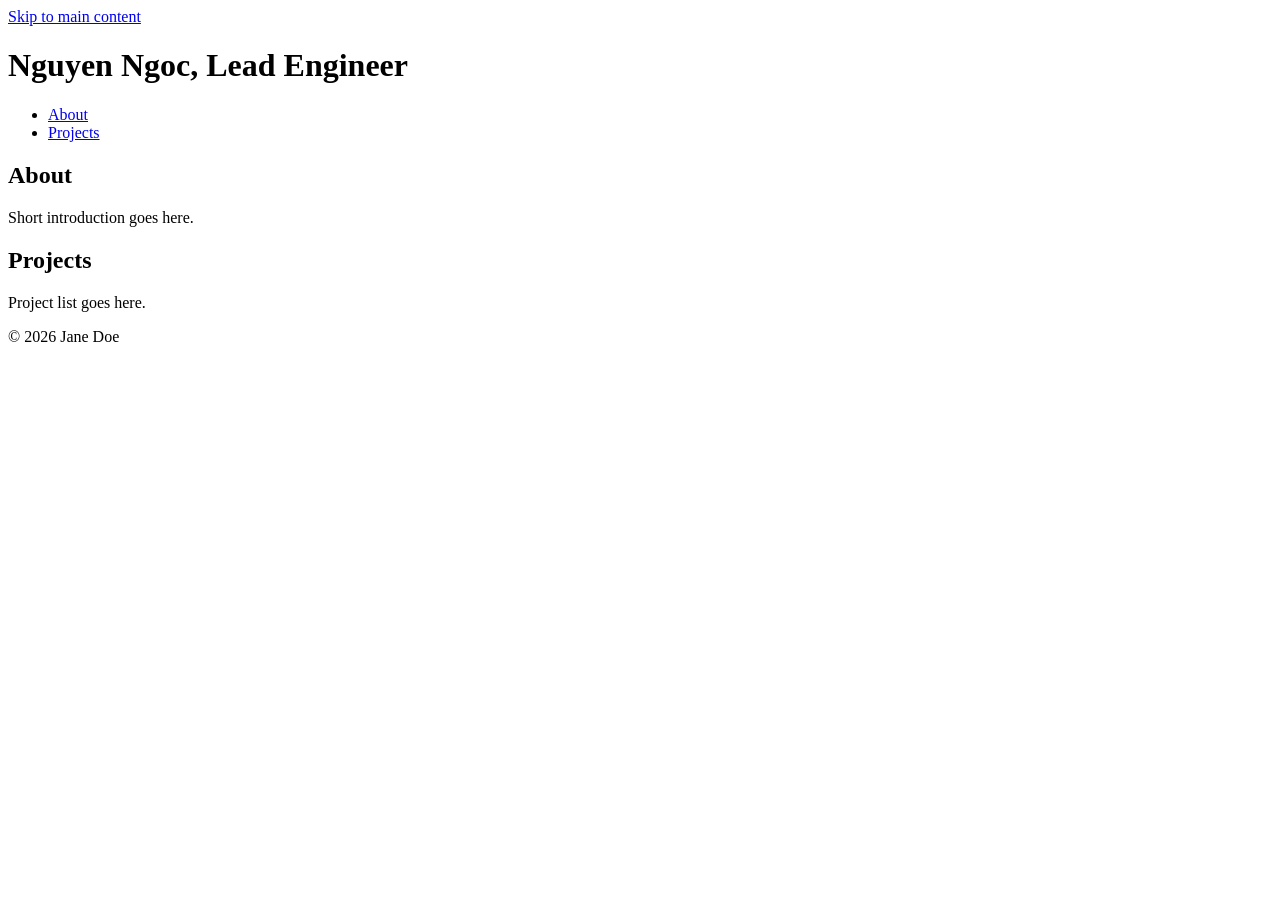
<file: index.html>
<!DOCTYPE html>
<html lang="en">
<head>
    <meta charset="UTF-8">
    <meta name="viewport" content="width=device-width, initial-scale=1.0">
    <title>Developer Portfolio</title>
</head>
<body>
    <a href="#main-content" class="skip-link">Skip to main content</a>

  <header>
    <h1>Nguyen Ngoc, Lead Engineer</h1>
  </header>

  <nav aria-label="Primary">
    <ul>
      <li><a href="#about">About</a></li>
      <li><a href="#projects">Projects</a></li>
    </ul>
  </nav>

  <main id="main-content">
    <section id="about" aria-labelledby="about-title">
      <h2 id="about-title">About</h2>
      <p>Short introduction goes here.</p>
    </section>

    <section id="projects" aria-labelledby="projects-title">
      <h2 id="projects-title">Projects</h2>
      <p>Project list goes here.</p>
    </section>
  </main>

  <footer>
    <p>&copy; 2026 Jane Doe</p>
  </footer>
</body>
</html>
</file>
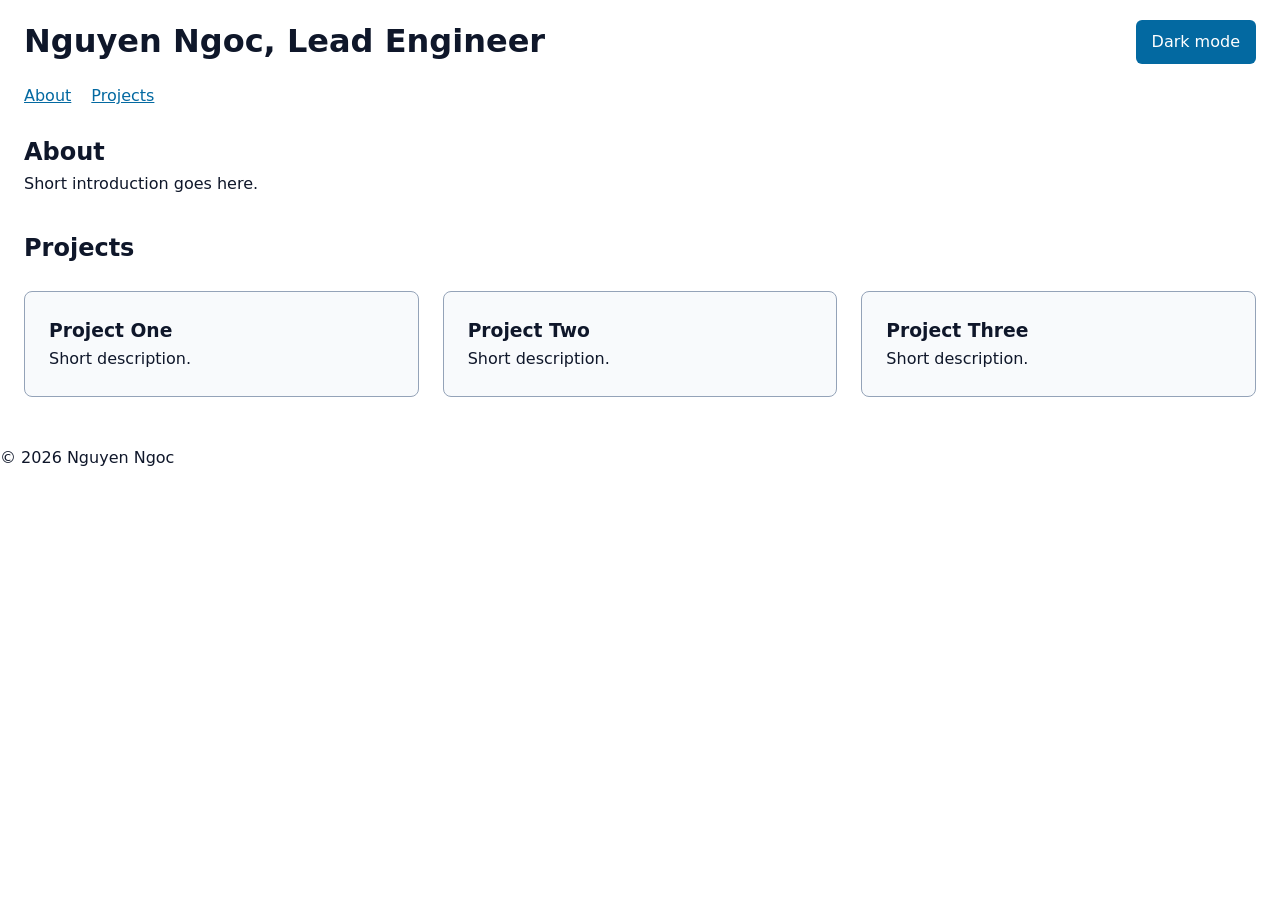
<file: exc2/index.html>
<!DOCTYPE html>
<html lang="en">
<head>
    <meta charset="UTF-8">
    <meta name="viewport" content="width=device-width, initial-scale=1.0">
    <title>Developer Portfolio</title>
    <link rel="stylesheet" href="style.css">
    <script src="theme.js" defer></script>
</head>
<body>
   <header>
     <a href="#main-content" class="skip-link">Skip to main content</a>
     <h1>Nguyen Ngoc, Lead Engineer</h1>
     <button type="button" id="theme-btn" aria-pressed="false">Dark mode</button>
   </header>


  <nav aria-label="Primary">
    <ul>
      <li><a href="#about">About</a></li>
      <li><a href="#projects">Projects</a></li>
    </ul>
  </nav>

  <main id="main-content">
    <section id="about" aria-labelledby="about-title">
      <h2 id="about-title">About</h2>
      <p>Short introduction goes here.</p>
    </section>

    <section id="projects" aria-labelledby="projects-title">
     <h2 id="projects-title">Projects</h2>
     <ul class="project-grid">
      <li class="project-card"><h3>Project One</h3><p>Short description.</p></li>
      <li class="project-card"><h3>Project Two</h3><p>Short description.</p></li>
      <li class="project-card"><h3>Project Three</h3><p>Short description.</p></li>
    </ul>
   </section>
  </main>

  <footer>
    <p>&copy; 2026 Nguyen Ngoc</p>
  </footer>
</body>
</html>
</file>
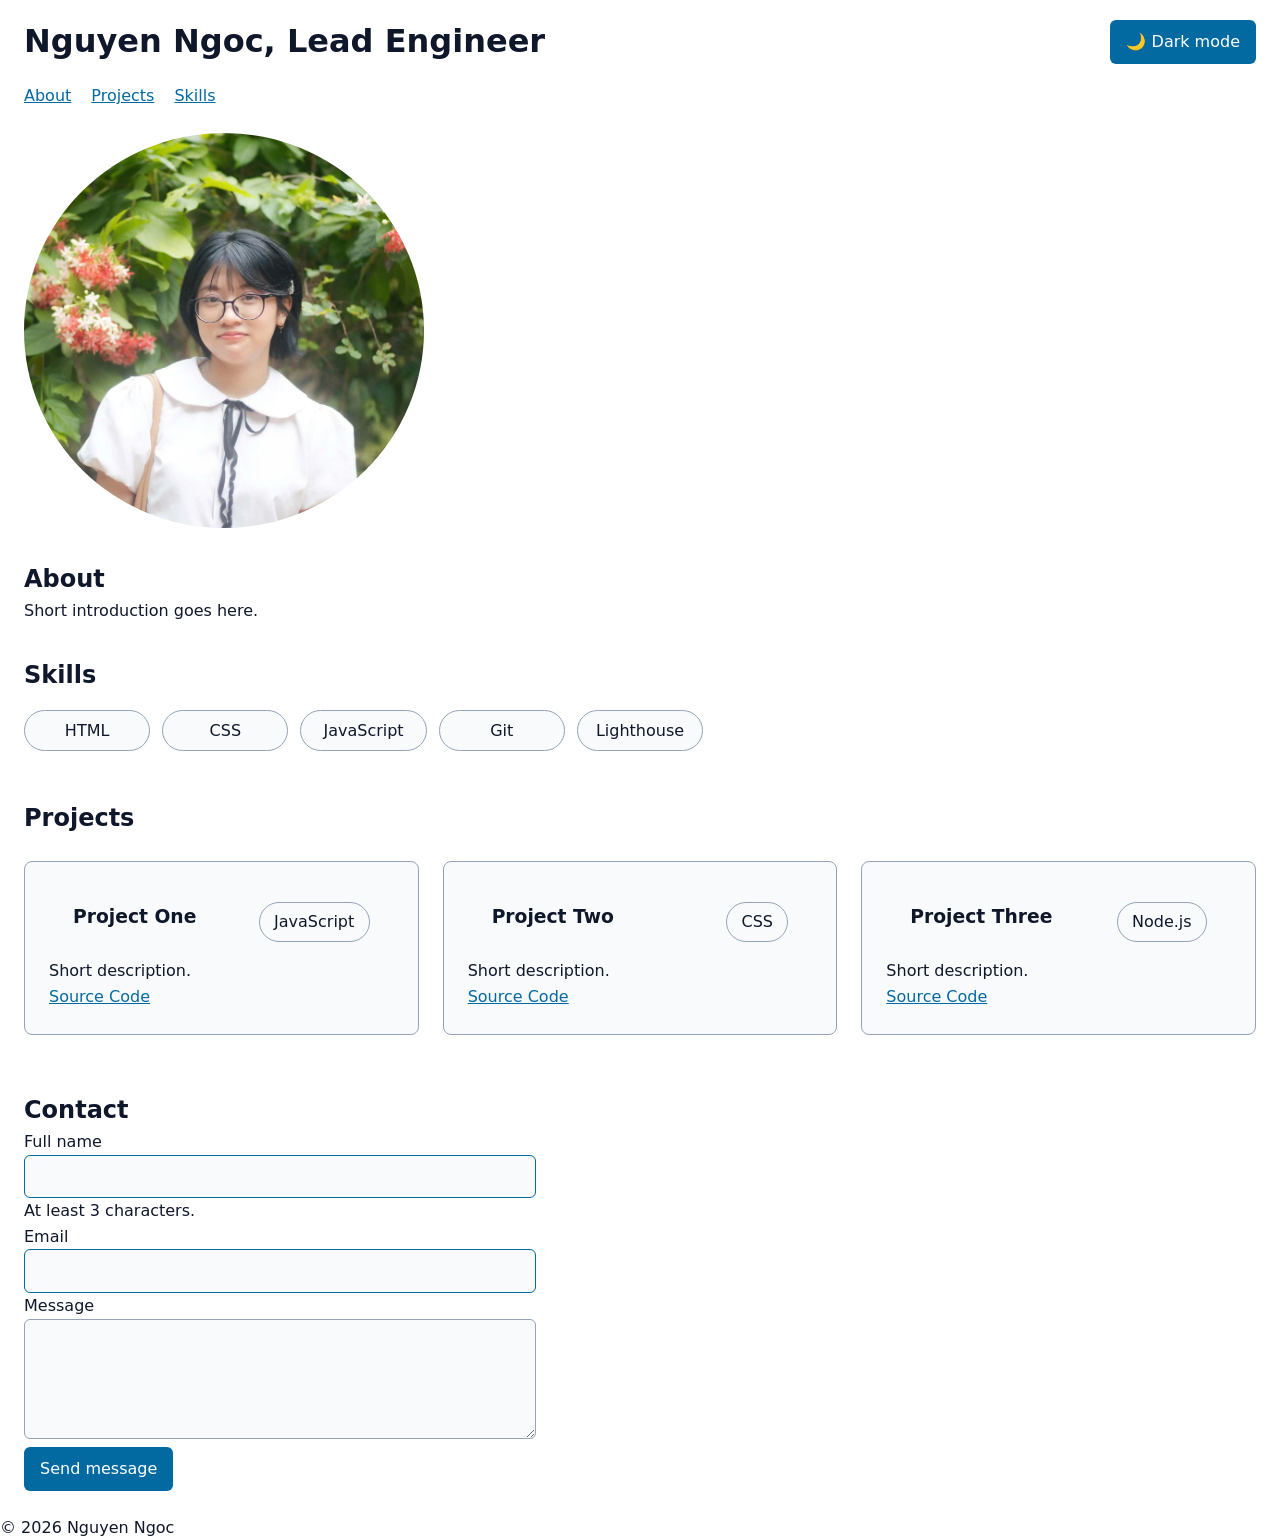
<file: exc3/index.html>
<!DOCTYPE html>
<html lang="en">
<head>
    <meta charset="UTF-8">
    <meta name="viewport" content="width=device-width, initial-scale=1.0">
    <title>Developer Portfolio</title>
    <link rel="stylesheet" href="style.css">
    <script src="theme.js" defer></script>
    <script src="contact.js" defer></script>
</head>
<body>
   <header>
     <a href="#main-content" class="skip-link">Skip to main content</a>
     <h1>Nguyen Ngoc, Lead Engineer</h1>
    <button type="button" id="theme-btn" aria-pressed="false">
      <span aria-hidden="true" id="theme-icon">🌙</span>
      <span id="theme-label">Dark mode</span>
    </button>
   </header>


  <nav aria-label="Primary">
    <ul>
      <li><a href="#about">About</a></li>
      <li><a href="#projects">Projects</a></li>
      <li><a href="#skills">Skills</a></li>
    </ul>
  </nav>


  <main id="main-content">
     <section id="hero" aria-labelledby="hero-title">
    <img
      src="avt.webp"
      alt="Portrait of Nguyen Ngoc"
      width="400"
      height="400"
      decoding="async"
      fetchpriority="high">
  </section>

    <section id="about" aria-labelledby="about-title">
      <h2 id="about-title">About</h2>
      <p>Short introduction goes here.</p>
    </section>

    <section id="skills" aria-labelledby="skills-title">
  <h2 id="skills-title">Skills</h2>
  <ul class="skills-grid">
    <li class="badge" data-category="frontend">HTML</li>
    <li class="badge" data-category="frontend">CSS</li>
    <li class="badge" data-category="frontend">JavaScript</li>
    <li class="badge" data-category="tools">Git</li>
    <li class="badge" data-category="tools">Lighthouse</li>
  </ul>
</section>
  <section id="projects" aria-labelledby="projects-title">
    <h2 id="projects-title">Projects</h2>
    <ul class="project-grid">
      <li>
        <article class="project-card" data-category="frontend">
          <header class="card-header">
            <h3>Project One</h3>
            <span class="badge">JavaScript</span>
          </header>
          <p>Short description.</p>
          <footer class="card-footer">
            <a href="#" aria-label="Source code for Project One">Source Code</a>
          </footer>
        </article>
      </li>

      <li>
        <article class="project-card" data-category="frontend">
          <header class="card-header">
            <h3>Project Two</h3>
            <span class="badge">CSS</span>
          </header>
          <p>Short description.</p>
          <footer class="card-footer">
            <a href="#" aria-label="Source code for Project Two">Source Code</a>
          </footer>
        </article>
      </li>

      <li>
        <article class="project-card" data-category="backend">
          <header class="card-header">
            <h3>Project Three</h3>
            <span class="badge">Node.js</span>
          </header>
          <p>Short description.</p>
          <footer class="card-footer">
            <a href="#" aria-label="Source code for Project Three">Source Code</a>
          </footer>
        </article>
      </li>
    </ul>
  </section>


  <section id="contact" aria-labelledby="contact-title">
  <h2 id="contact-title">Contact</h2>
  <form id="contact-form" novalidate>
    <p>
      <label for="contact-name">Full name</label><br>
      <input type="text" id="contact-name" name="name" required minlength="3"
             autocomplete="name" aria-describedby="name-hint">
    </p>
    <p id="name-hint">At least 3 characters.</p>

    <p>
      <label for="contact-email">Email</label><br>
      <input type="email" id="contact-email" name="email" required autocomplete="email">
    </p>

    <p>
      <label for="contact-message">Message</label><br>
      <textarea id="contact-message" name="message" rows="4" required minlength="10"></textarea>
    </p>

    <button type="submit">Send message</button>
    <p id="form-status" role="status" aria-live="polite"></p>
  </form>
</section>
  </main>

  <footer>
    <p>&copy; 2026 Nguyen Ngoc</p>
  </footer>
</body>
</html>
</file>
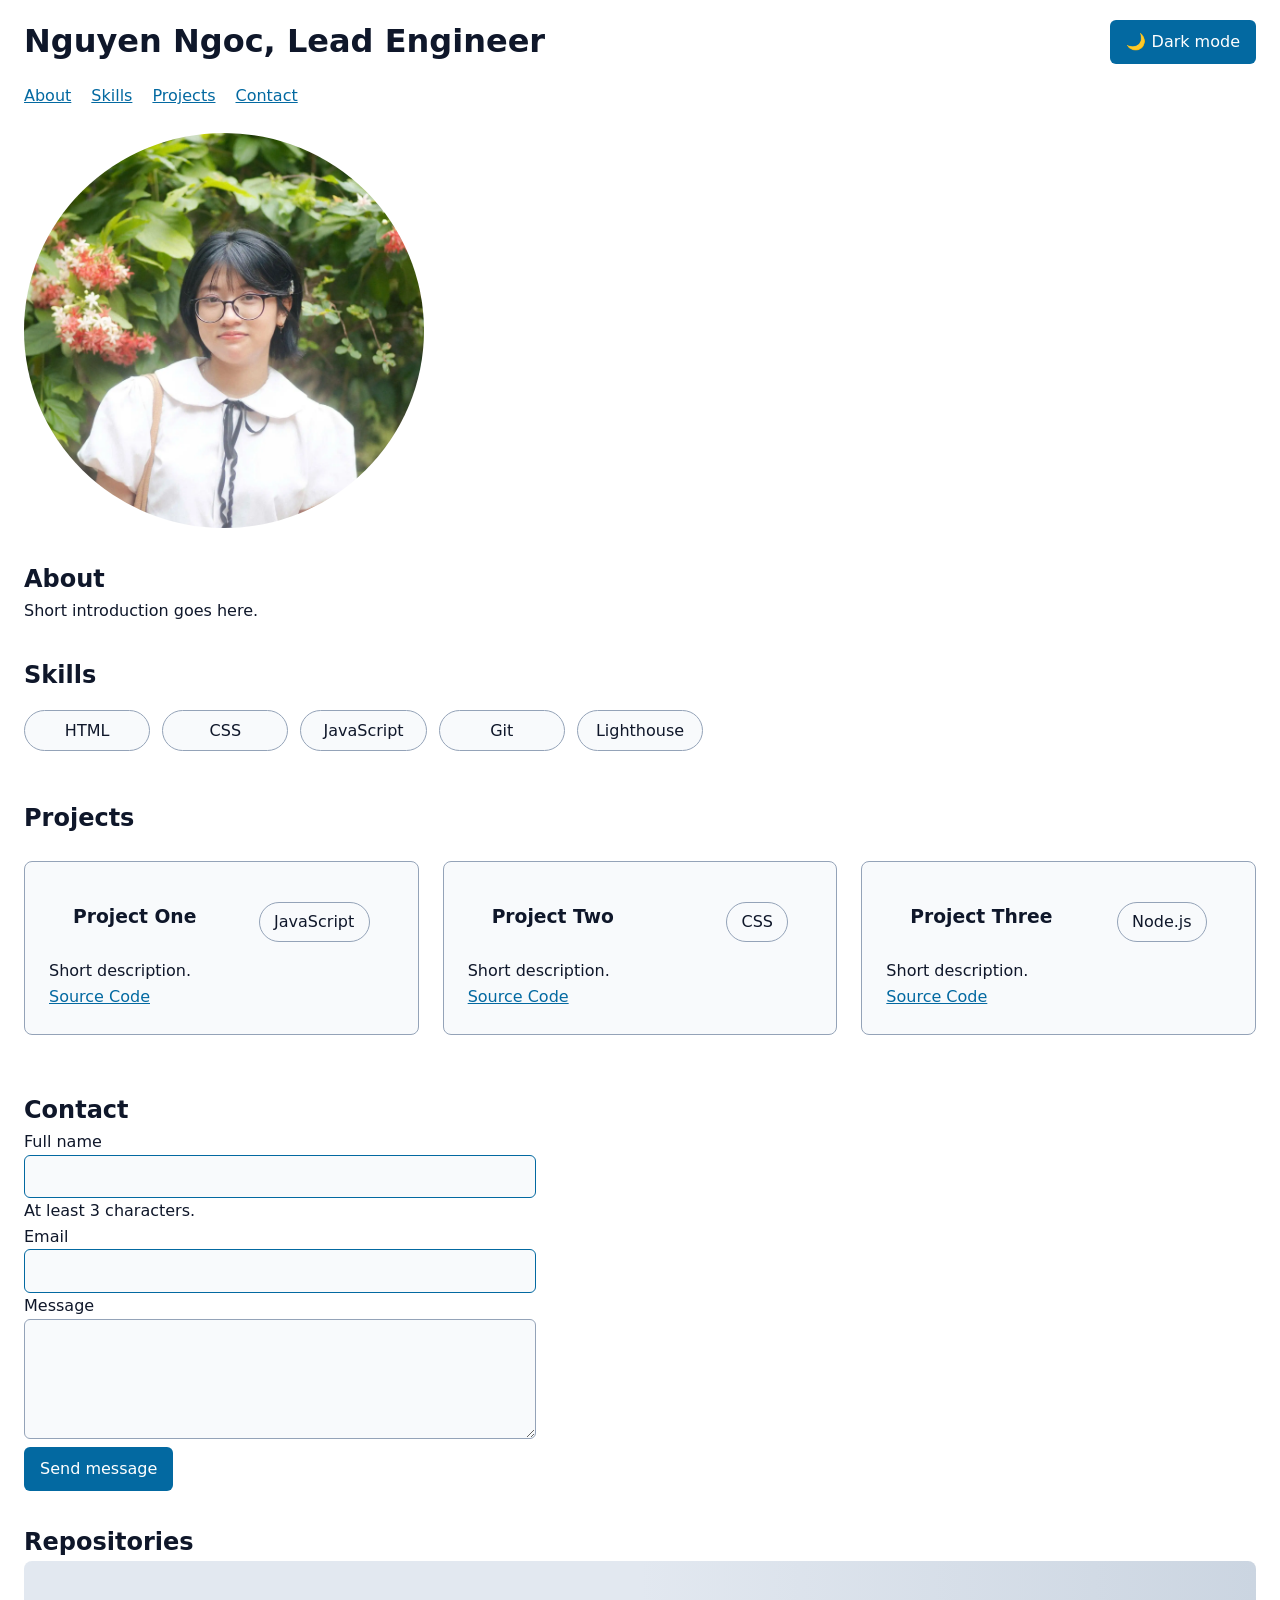
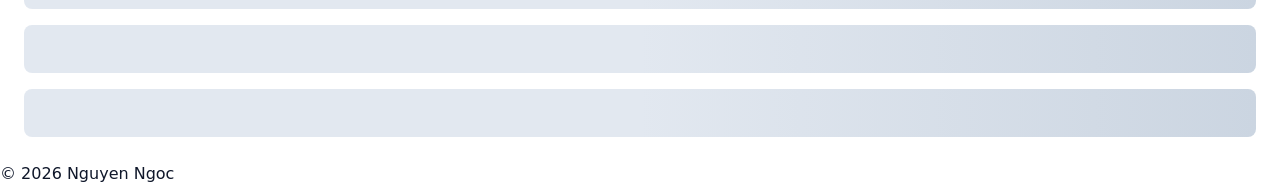
<file: exc4/index.html>
<!DOCTYPE html>
<html lang="en">
<head>
    <meta charset="UTF-8">
    <meta name="viewport" content="width=device-width, initial-scale=1.0">
    <title>Developer Portfolio</title>
    <link rel="stylesheet" href="style.css">
    <script src="theme.js" defer></script>
    <script src="contact.js" defer></script>
    <script src="repos.js" defer></script>
</head>
<body>
   <header>
     <a href="#main-content" class="skip-link">Skip to main content</a>
     <h1>Nguyen Ngoc, Lead Engineer</h1>
    <button type="button" id="theme-btn" aria-pressed="false">
      <span aria-hidden="true" id="theme-icon">🌙</span>
      <span id="theme-label">Dark mode</span>
    </button>
   </header>


  <nav aria-label="Primary">
    <ul>
      <li><a href="#about">About</a></li>
      <li><a href="#skills">Skills</a></li>
      <li><a href="#projects">Projects</a></li>
      <li><a href="#contact">Contact</a></li>
    </ul>
  </nav>


  <main id="main-content">


    

     <section id="hero" aria-labelledby="hero-title">
    <img
      src="avt.webp"
      alt="Portrait of Nguyen Ngoc"
      width="400"
      height="400"
      decoding="async"
      fetchpriority="high">
  </section>

    <section id="about" aria-labelledby="about-title">
      <h2 id="about-title">About</h2>
      <p>Short introduction goes here.</p>
    </section>

    <section id="skills" aria-labelledby="skills-title">
  <h2 id="skills-title">Skills</h2>
  <ul class="skills-grid">
    <li class="badge" data-category="frontend">HTML</li>
    <li class="badge" data-category="frontend">CSS</li>
    <li class="badge" data-category="frontend">JavaScript</li>
    <li class="badge" data-category="tools">Git</li>
    <li class="badge" data-category="tools">Lighthouse</li>
  </ul>
</section>
  <section id="projects" aria-labelledby="projects-title">
    <h2 id="projects-title">Projects</h2>
    <ul class="project-grid">
      <li>
        <article class="project-card" data-category="frontend">
          <header class="card-header">
            <h3>Project One</h3>
            <span class="badge">JavaScript</span>
          </header>
          <p>Short description.</p>
          <footer class="card-footer">
            <a href="#" aria-label="Source code for Project One">Source Code</a>
          </footer>
        </article>
      </li>

      <li>
        <article class="project-card" data-category="frontend">
          <header class="card-header">
            <h3>Project Two</h3>
            <span class="badge">CSS</span>
          </header>
          <p>Short description.</p>
          <footer class="card-footer">
            <a href="#" aria-label="Source code for Project Two">Source Code</a>
          </footer>
        </article>
      </li>

      <li>
        <article class="project-card" data-category="backend">
          <header class="card-header">
            <h3>Project Three</h3>
            <span class="badge">Node.js</span>
          </header>
          <p>Short description.</p>
          <footer class="card-footer">
            <a href="#" aria-label="Source code for Project Three">Source Code</a>
          </footer>
        </article>
      </li>
    </ul>
  </section>


  <section id="contact" aria-labelledby="contact-title">
  <h2 id="contact-title">Contact</h2>
  <form id="contact-form" novalidate>
    <p>
      <label for="contact-name">Full name</label><br>
      <input type="text" id="contact-name" name="name" required minlength="3"
             autocomplete="name" aria-describedby="name-hint">
    </p>
    <p id="name-hint">At least 3 characters.</p>

    <p>
      <label for="contact-email">Email</label><br>
      <input type="email" id="contact-email" name="email" required autocomplete="email">
    </p>

    <p>
      <label for="contact-message">Message</label><br>
      <textarea id="contact-message" name="message" rows="4" required minlength="10"></textarea>
    </p>

    <button type="submit">Send message</button>
    <p id="form-status" role="status" aria-live="polite"></p>
  </form>
</section>


  <section id="repo-list" aria-labelledby="repos-title" data-state="loading" aria-busy="true">
    <h2 id="repos-title">Repositories</h2>

    <ul class="skeleton-list" aria-hidden="true">
      <li class="skeleton-item"></li>
      <li class="skeleton-item"></li>
      <li class="skeleton-item"></li>
    </ul>

    <ul class="repo-grid" id="repo-items"></ul>

    <p class="state-empty" role="status">No repositories yet.</p>

    <p class="state-error" role="alert">Could not load repositories.</p>

    <button type="button" id="retry-btn" class="state-action">Retry</button>
  </section>
  </main>

  <footer>
    <p>&copy; 2026 Nguyen Ngoc</p>
  </footer>
</body>
</html>
</file>
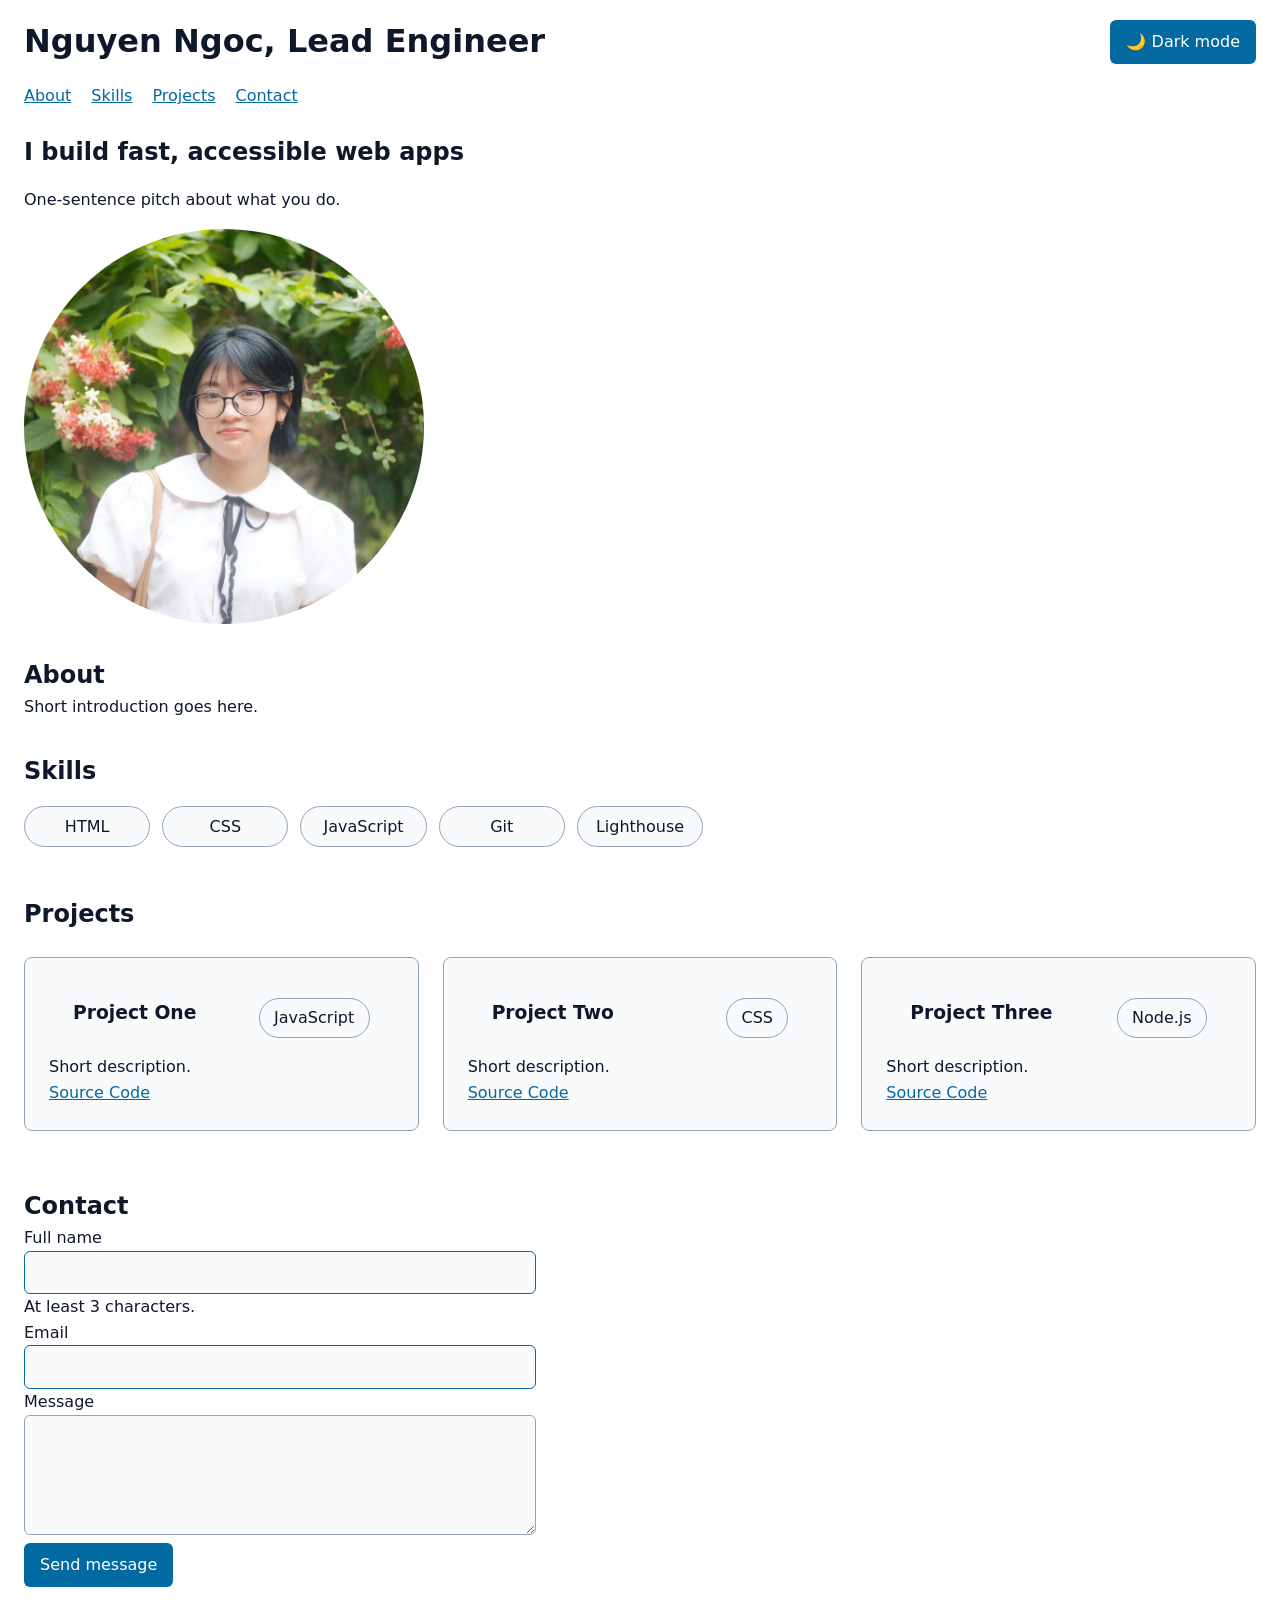
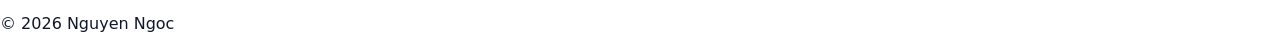
<file: hw1/index.html>
<!DOCTYPE html>
<html lang="en">
<head>
    <meta charset="UTF-8">
    <meta name="viewport" content="width=device-width, initial-scale=1.0">
    <title>Developer Portfolio</title>
    <link rel="stylesheet" href="style.css">
    <script src="theme.js" defer></script>
    <script src="contact.js" defer></script>
    <meta http-equiv="Content-Security-Policy" 
          content="default-src 'none'; script-src 'self'; style-src 'self'; img-src 'self'; connect-src 'self'; base-uri 'none'; form-action 'self'">
</head>
<body>
  <a href="#main-content" class="skip-link">Skip to main content</a>

  <header>
    <h1>Nguyen Ngoc, Lead Engineer</h1>
    <button type="button" id="theme-btn" aria-pressed="false">
      <span aria-hidden="true" id="theme-icon">🌙</span>
      <span>Dark mode</span>   <!-- nhãn cố định, chỉ đổi aria-pressed + icon -->
    </button>
  </header>

  <nav aria-label="Primary">
    <ul>
      <li><a href="#about">About</a></li>
      <li><a href="#skills">Skills</a></li>
      <li><a href="#projects">Projects</a></li>
      <li><a href="#contact">Contact</a></li>
    </ul>
  </nav>

  <main id="main-content" tabindex="-1">
    <section id="hero" aria-labelledby="hero-title">
      <h2 id="hero-title">I build fast, accessible web apps</h2>
      <p>One-sentence pitch about what you do.</p>
      <img src="avt.webp" alt="Portrait of Nguyen Ngoc" width="400" height="400"
           decoding="async" fetchpriority="high">
    </section>

    <section id="about" aria-labelledby="about-title">
      <h2 id="about-title">About</h2>
      <p>Short introduction goes here.</p>
    </section>

    <section id="skills" aria-labelledby="skills-title">
  <h2 id="skills-title">Skills</h2>
  <ul class="skills-grid">
    <li class="badge" data-category="frontend">HTML</li>
    <li class="badge" data-category="frontend">CSS</li>
    <li class="badge" data-category="frontend">JavaScript</li>
    <li class="badge" data-category="tools">Git</li>
    <li class="badge" data-category="tools">Lighthouse</li>
  </ul>
</section>
  <section id="projects" aria-labelledby="projects-title">
    <h2 id="projects-title">Projects</h2>
    <ul class="project-grid">
      <li>
        <article class="project-card" data-category="frontend">
          <header class="card-header">
            <h3>Project One</h3>
            <span class="badge">JavaScript</span>
          </header>
          <p>Short description.</p>
          <footer class="card-footer">
            <a href="#" aria-label="Source code for Project One">Source Code</a>
          </footer>
        </article>
      </li>

      <li>
        <article class="project-card" data-category="frontend">
          <header class="card-header">
            <h3>Project Two</h3>
            <span class="badge">CSS</span>
          </header>
          <p>Short description.</p>
          <footer class="card-footer">
            <a href="#" aria-label="Source code for Project Two">Source Code</a>
          </footer>
        </article>
      </li>

      <li>
        <article class="project-card" data-category="backend">
          <header class="card-header">
            <h3>Project Three</h3>
            <span class="badge">Node.js</span>
          </header>
          <p>Short description.</p>
          <footer class="card-footer">
            <a href="#" aria-label="Source code for Project Three">Source Code</a>
          </footer>
        </article>
      </li>
    </ul>
  </section>


  <section id="contact" aria-labelledby="contact-title">
  <h2 id="contact-title">Contact</h2>
  <form id="contact-form" novalidate>
    <p>
      <label for="contact-name">Full name</label><br>
      <input type="text" id="contact-name" name="name" required minlength="3"
             autocomplete="name" aria-describedby="name-hint">
    </p>
    <p id="name-hint">At least 3 characters.</p>

    <p>
      <label for="contact-email">Email</label><br>
      <input type="email" id="contact-email" name="email" required autocomplete="email">
    </p>

    <p>
      <label for="contact-message">Message</label><br>
      <textarea id="contact-message" name="message" rows="4" required minlength="10"></textarea>
    </p>

    <button type="submit">Send message</button>
    <p id="form-status" role="status" aria-live="polite"></p>
  </form>
</section>
  </main>

  <footer>
    <p>&copy; 2026 Nguyen Ngoc</p>
  </footer>
</body>
</html>
</file>
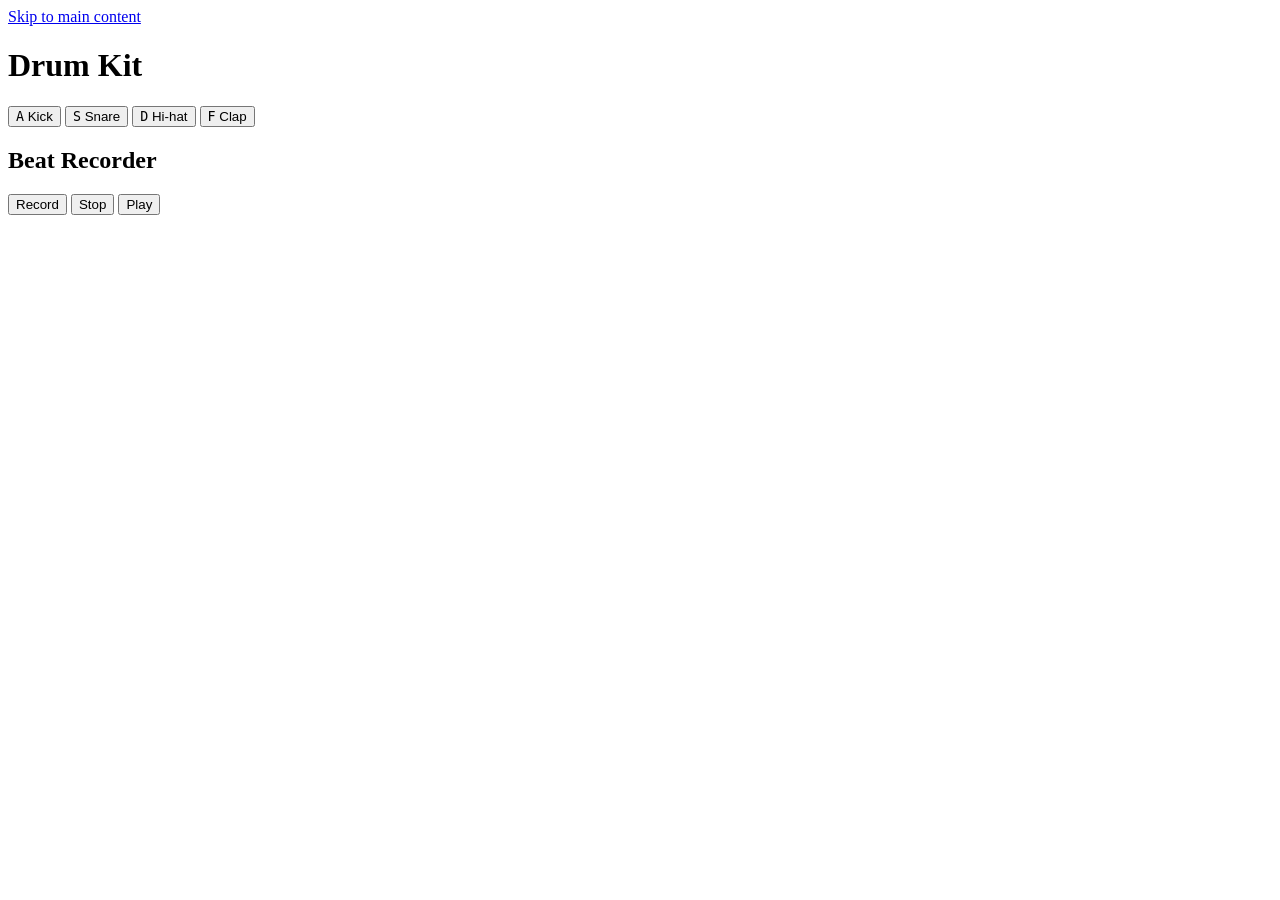
<file: hw2/index.html>
<!DOCTYPE html>
<html lang="en">
<head>
  <meta charset="UTF-8">
  <meta name="viewport" content="width=device-width, initial-scale=1.0">
  <title>Drum Kit</title>
</head>
<body>
  <a href="#main-content" class="skip-link">Skip to main content</a>

  <header>
    <h1>Drum Kit</h1>
  </header>

  <main id="main-content">
    <section aria-label="Drum pads" class="drum-grid">
      <button type="button" class="drum-pad" data-key="a" data-sound="sounds/kick.wav">
        <kbd>A</kbd> Kick
      </button>
      <button type="button" class="drum-pad" data-key="s" data-sound=" sounds/snare.wav">
        <kbd>S</kbd> Snare
      </button>
      <button type="button" class="drum-pad" data-key="d" data-sound="sounds/hicat.wav">
        <kbd>D</kbd> Hi-hat
      </button>
      <button type="button" class="drum-pad" data-key="f" data-sound="sounds/clap.wav">
        <kbd>F</kbd> Clap
      </button>
    </section>


    <section aria-label="Beat recorder">
      <h2>Beat Recorder</h2>
      <button type="button" id="btn-record">Record</button>
      <button type="button" id="btn-stop">Stop</button>
      <button type="button" id="btn-play">Play</button>
    </section>

  </main>

  <script type="module" src="main.js"></script>
</body>
</html>
</file>
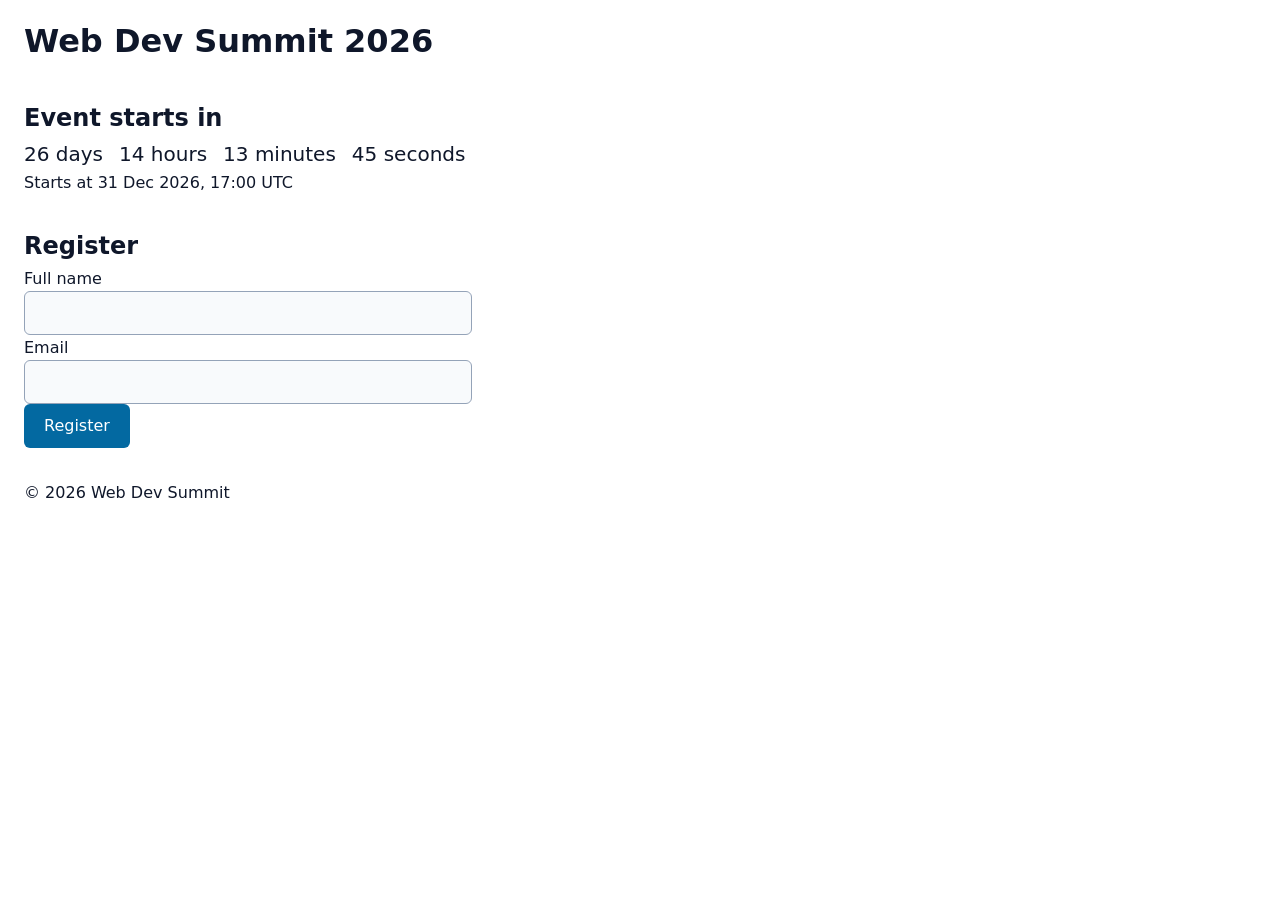
<file: hw3/index.html>
<!DOCTYPE html>
<html lang="en">
<head>
  <meta charset="UTF-8">
  <meta name="viewport" content="width=device-width, initial-scale=1.0">
  <meta name="description" content="Register for the Web Dev Summit and watch the live countdown.">
  <link rel="stylesheet" href="style.css">
  <title>Web Dev Summit 2026</title>
</head>
<body>
  <a href="#main-content" class="skip-link">Skip to main content</a>

  <header>
    <h1>Web Dev Summit 2026</h1>
  </header>

  <main id="main-content" tabindex="-1">
    <section aria-labelledby="countdown-title">
      <h2 id="countdown-title">Event starts in</h2>
      <p id="countdown" role="timer" aria-label="Time until the event">
        <span><span id="cd-days">--</span> days</span>
        <span><span id="cd-hours">--</span> hours</span>
        <span><span id="cd-minutes">--</span> minutes</span>
        <span><span id="cd-seconds">--</span> seconds</span>
      </p>
      <p id="countdown-note">
        Starts at <time id="event-time" datetime="2026-12-31T17:00:00Z">31 Dec 2026, 17:00 UTC</time>
      </p>
    </section>
    <section aria-labelledby="signup-title">
      <h2 id="signup-title">Register</h2>
      <form id="signup-form" data-state="idle" novalidate>
        <p>
          <label for="signup-name">Full name</label><br>
          <input type="text" id="signup-name" name="name" required minlength="2" maxlength="80" autocomplete="name">
        </p>
        <p>
          <label for="signup-email">Email</label><br>
          <input type="email" id="signup-email" name="email" required maxlength="120" autocomplete="email">
        </p>
        <button type="submit" id="signup-submit">Register</button>
        <p id="signup-status" role="status" aria-live="polite"></p>
      </form>
    </section>
  </main>

  <footer>
    <p>&copy; 2026 Web Dev Summit</p>
  </footer>

  <script src="script.js" defer></script>
</body>
</html>
</file>
<file: exc2/style.css>
/* ---------- Reset ---------- */
*, *::before, *::after {
  box-sizing: border-box;
  margin: 0;
  padding: 0;
}

/* ---------- Design tokens (nơi DUY NHẤT được có mã hex) ---------- */
:root {
  --bg-primary: #ffffff;
  --text-primary: #0f172a;
  --accent: #0369a1;
  --card-bg: #f8fafc;
  --border-color: #94a3b8;
  --on-accent: #ffffff;
}

:root[data-theme="dark"] {
  --bg-primary: #0f172a;
  --text-primary: #f8fafc;
  --accent: #38bdf8;
  --card-bg: #1e293b;
  --border-color: #64748b;
  --on-accent: #0f172a;
}

html {
  color-scheme: light dark;
}

body {
  font-family: system-ui, -apple-system, sans-serif;
  line-height: 1.6;
  background: var(--bg-primary);
  color: var(--text-primary);
}

a { color: var(--accent); }

:focus-visible {
  outline: 3px solid var(--accent);
  outline-offset: 2px;
}

/* ---------- Layout ---------- */
header {
  display: flex;
  justify-content: space-between;
  align-items: center;
  gap: 1.5rem;
  padding: 1rem 1.5rem;
}

nav ul {
  display: flex;
  flex-wrap: wrap;
  list-style: none;
  gap: 1.25rem;
  padding: 0 1.5rem;
}

main {
  padding: 1.5rem;
}

section + section {
  margin-top: 2rem;
}

.project-grid {
  display: grid;
  grid-template-columns: repeat(auto-fit, minmax(min(280px, 100%), 1fr));
  gap: 1.5rem;
  list-style: none;
  padding: 1.5rem 0;
}

.project-card {
  background: var(--card-bg);
  border: 1px solid var(--border-color);
  border-radius: 8px;
  padding: 1.5rem;
}

button {
  font: inherit;
  padding: 0.5rem 1rem;
  min-height: 44px;
  background: var(--accent);
  color: var(--on-accent);
  border: 0;
  border-radius: 6px;
  cursor: pointer;
}

.skip-link {
  position: absolute;
  inset-inline-start: 1rem;
  inset-block-start: -4rem;  
  padding: 0.5rem 1rem;
  background: var(--accent);
  color: var(--on-accent);
  border-radius: 6px;
}
.skip-link:focus { inset-block-start: 1rem; }
</file>
<file: exc3/style.css>
/* ---------- Reset ---------- */
*, *::before, *::after {
  box-sizing: border-box;
  margin: 0;
  padding: 0;
}

/* ---------- Design tokens (nơi DUY NHẤT được có mã hex) ---------- */
:root {
  --bg-primary: #ffffff;
  --text-primary: #0f172a;
  --accent: #0369a1;
  --card-bg: #f8fafc;
  --border-color: #94a3b8;
  --on-accent: #ffffff;
}

:root[data-theme="dark"] {
  --bg-primary: #0f172a;
  --text-primary: #f8fafc;
  --accent: #38bdf8;
  --card-bg: #1e293b;
  --border-color: #64748b;
  --on-accent: #0f172a;
}

html {
  color-scheme: light dark;
}

body {
  font-family: system-ui, -apple-system, sans-serif;
  line-height: 1.6;
  background: var(--bg-primary);
  color: var(--text-primary);
}

a { color: var(--accent); }

:focus-visible {
  outline: 3px solid var(--accent);
  outline-offset: 2px;
}

/* ---------- Layout ---------- */
header {
  display: flex;
  justify-content: space-between;
  align-items: center;
  gap: 1.5rem;
  padding: 1rem 1.5rem;
}

nav ul {
  display: flex;
  flex-wrap: wrap;
  list-style: none;
  gap: 1.25rem;
  padding: 0 1.5rem;
}

main {
  padding: 1.5rem;
}

section + section {
  margin-top: 2rem;
}

.project-grid {
  display: grid;
  grid-template-columns: repeat(auto-fit, minmax(min(280px, 100%), 1fr));
  gap: 1.5rem;
  list-style: none;
  padding: 1.5rem 0;
}

.project-card {
  background: var(--card-bg);
  border: 1px solid var(--border-color);
  border-radius: 8px;
  padding: 1.5rem;
}

button {
  font: inherit;
  padding: 0.5rem 1rem;
  min-height: 44px;
  background: var(--accent);
  color: var(--on-accent);
  border: 0;
  border-radius: 6px;
  cursor: pointer;
}

.skip-link {
  position: absolute;
  inset-inline-start: 1rem;
  inset-block-start: -4rem;  
  padding: 0.5rem 1rem;
  background: var(--accent);
  color: var(--on-accent);
  border-radius: 6px;
}
.skip-link:focus { inset-block-start: 1rem; }


#hero {
  display: grid;
  gap: 1rem;
  justify-items: start;
}

#hero img {
  max-width: 100%;
  height: auto;
  border-radius: 50%;
}

.skills-grid {
  display: grid;
  grid-template-columns: repeat(auto-fill, minmax(min(120px, 100%), 1fr));
  gap: 0.75rem;
  list-style: none;
  padding: 1rem 0;
}

.badge {
  background: var(--card-bg);
  border: 1px solid var(--border-color);
  border-radius: 999px;
  padding: 0.4rem 0.9rem;
  text-align: center;
}


.card-header {
  display: flex;
  justify-content: space-between;
  align-items: flex-start;
  gap: 0.75rem;
}

.card-footer {
  margin-top: auto;
}

#contact-form input,
#contact-form textarea {
  width: 100%;
  max-width: 32rem;
  font: inherit;
  padding: 0.5rem;
  color: var(--text-primary);
  background: var(--card-bg);
  border: 1px solid var(--border-color);
  border-radius: 6px;
}

#contact-form input:invalid:not(:placeholder-shown) {
  border-color: var(--accent);
}
</file>
<file: exc4/style.css>
/* ---------- Reset ---------- */
*, *::before, *::after {
  box-sizing: border-box;
  margin: 0;
  padding: 0;
}

/* ---------- Design tokens (nơi DUY NHẤT được có mã hex) ---------- */
:root {
  --skeleton-base: #e2e8f0;
  --skeleton-shine: #cbd5e1;
  --bg-primary: #ffffff;
  --text-primary: #0f172a;
  --accent: #0369a1;
  --card-bg: #f8fafc;
  --border-color: #94a3b8;
  --on-accent: #ffffff;
}

:root[data-theme="dark"] {
  --skeleton-base: #1e293b;
  --skeleton-shine: #334155;
  --bg-primary: #0f172a;
  --text-primary: #f8fafc;
  --accent: #38bdf8;
  --card-bg: #1e293b;
  --border-color: #64748b;
  --on-accent: #0f172a;
}

html {
  color-scheme: light dark;
}

body {
  font-family: system-ui, -apple-system, sans-serif;
  line-height: 1.6;
  background: var(--bg-primary);
  color: var(--text-primary);
}

a { color: var(--accent); }

:focus-visible {
  outline: 3px solid var(--accent);
  outline-offset: 2px;
}

/* ---------- Layout ---------- */
header {
  display: flex;
  justify-content: space-between;
  align-items: center;
  gap: 1.5rem;
  padding: 1rem 1.5rem;
}

nav ul {
  display: flex;
  flex-wrap: wrap;
  list-style: none;
  gap: 1.25rem;
  padding: 0 1.5rem;
}

main {
  padding: 1.5rem;
}

section + section {
  margin-top: 2rem;
}

.project-grid {
  display: grid;
  grid-template-columns: repeat(auto-fit, minmax(min(280px, 100%), 1fr));
  gap: 1.5rem;
  list-style: none;
  padding: 1.5rem 0;
}

.project-card {
  background: var(--card-bg);
  border: 1px solid var(--border-color);
  border-radius: 8px;
  padding: 1.5rem;
}

button {
  font: inherit;
  padding: 0.5rem 1rem;
  min-height: 44px;
  background: var(--accent);
  color: var(--on-accent);
  border: 0;
  border-radius: 6px;
  cursor: pointer;
}

.skip-link {
  position: absolute;
  inset-inline-start: 1rem;
  inset-block-start: -4rem;  
  padding: 0.5rem 1rem;
  background: var(--accent);
  color: var(--on-accent);
  border-radius: 6px;
}
.skip-link:focus { inset-block-start: 1rem; }


#hero {
  display: grid;
  gap: 1rem;
  justify-items: start;
}

#hero img {
  max-width: 100%;
  height: auto;
  border-radius: 50%;
}

.skills-grid {
  display: grid;
  grid-template-columns: repeat(auto-fill, minmax(min(120px, 100%), 1fr));
  gap: 0.75rem;
  list-style: none;
  padding: 1rem 0;
}

.badge {
  background: var(--card-bg);
  border: 1px solid var(--border-color);
  border-radius: 999px;
  padding: 0.4rem 0.9rem;
  text-align: center;
}


.card-header {
  display: flex;
  justify-content: space-between;
  align-items: flex-start;
  gap: 0.75rem;
}

.card-footer {
  margin-top: auto;
}

#contact-form input,
#contact-form textarea {
  width: 100%;
  max-width: 32rem;
  font: inherit;
  padding: 0.5rem;
  color: var(--text-primary);
  background: var(--card-bg);
  border: 1px solid var(--border-color);
  border-radius: 6px;
}

#contact-form input:invalid:not(:placeholder-shown) {
  border-color: var(--accent);
}

.skeleton-list {
  list-style: none;
  display: grid;
  gap: 1rem;
}

.skeleton-item {
  height: 48px;
  border-radius: 8px;
  background: linear-gradient(90deg,
    var(--skeleton-base) 25%,
    var(--skeleton-shine) 50%,
    var(--skeleton-base) 75%);
  background-size: 200% 100%;
  animation: shimmer 1.5s infinite;
}

@keyframes shimmer {
  0%   { background-position: 200% 0; }
  100% { background-position: -200% 0; }
}

@media (prefers-reduced-motion: reduce) {
  .skeleton-item { animation: none; }
}
.skeleton-list, .repo-grid, .state-empty, .state-error, .state-action {
  display: none;
}

#repo-list[data-state="loading"] .skeleton-list {
  display: grid;
}

/* ---------- Live data (state: success) ---------- */
#repo-list[data-state="success"] .repo-grid {
  display: grid;
}

.repo-grid {
  list-style: none;
  grid-template-columns: repeat(auto-fit, minmax(min(260px, 100%), 1fr));
  gap: 1rem;
}

.repo-item {
  display: flex;
  flex-direction: column;
  gap: 0.5rem;
  min-height: 48px;
  padding: 1rem;
  background: var(--card-bg);
  border: 1px solid var(--border-color);
  border-radius: 8px;
}

.repo-meta {
  display: flex;
  flex-wrap: wrap;
  gap: 0.5rem;
  list-style: none;
}

/* ---------- Empty & Error ---------- */
#repo-list[data-state="empty"] .state-empty,
#repo-list[data-state="error"] .state-error {
  display: block;
}

#repo-list[data-state="empty"] .state-action,
#repo-list[data-state="error"] .state-action {
  display: inline-block;
}

.state-empty,
.state-error {
  padding: 1rem;
  border: 1px dashed var(--border-color);
  border-radius: 8px;
}
</file>
<file: hw1/style.css>
/* ---------- Reset ---------- */
*, *::before, *::after {
  box-sizing: border-box;
  margin: 0;
  padding: 0;
}

/* ---------- Design tokens (nơi DUY NHẤT được có mã hex) ---------- */
:root {
  --bg-primary: #ffffff;
  --text-primary: #0f172a;
  --accent: #0369a1;
  --card-bg: #f8fafc;
  --border-color: #94a3b8;
  --on-accent: #ffffff;
}

:root[data-theme="dark"] {
  --bg-primary: #0f172a;
  --text-primary: #f8fafc;
  --accent: #38bdf8;
  --card-bg: #1e293b;
  --border-color: #64748b;
  --on-accent: #0f172a;
}

html {
  color-scheme: light dark;
}

body {
  font-family: system-ui, -apple-system, sans-serif;
  line-height: 1.6;
  background: var(--bg-primary);
  color: var(--text-primary);
}

a { color: var(--accent); }

:focus-visible {
  outline: 3px solid var(--accent);
  outline-offset: 2px;
}

/* ---------- Layout ---------- */
header {
  display: flex;
  justify-content: space-between;
  align-items: center;
  gap: 1.5rem;
  padding: 1rem 1.5rem;
}

nav ul {
  display: flex;
  flex-wrap: wrap;
  list-style: none;
  gap: 1.25rem;
  padding: 0 1.5rem;
}

main {
  padding: 1.5rem;
}

section + section {
  margin-top: 2rem;
}

.project-grid {
  display: grid;
  grid-template-columns: repeat(auto-fit, minmax(min(280px, 100%), 1fr));
  gap: 1.5rem;
  list-style: none;
  padding: 1.5rem 0;
}

.project-card {
  background: var(--card-bg);
  border: 1px solid var(--border-color);
  border-radius: 8px;
  padding: 1.5rem;
}

button {
  font: inherit;
  padding: 0.5rem 1rem;
  min-height: 44px;
  background: var(--accent);
  color: var(--on-accent);
  border: 0;
  border-radius: 6px;
  cursor: pointer;
}

.skip-link {
  position: absolute;
  inset-inline-start: 1rem;
  inset-block-start: -4rem;  
  padding: 0.5rem 1rem;
  background: var(--accent);
  color: var(--on-accent);
  border-radius: 6px;
}
.skip-link:focus { inset-block-start: 1rem; }


#hero {
  display: grid;
  gap: 1rem;
  justify-items: start;
}

#hero img {
  max-width: 100%;
  height: auto;
  border-radius: 50%;
}

.skills-grid {
  display: grid;
  grid-template-columns: repeat(auto-fill, minmax(min(120px, 100%), 1fr));
  gap: 0.75rem;
  list-style: none;
  padding: 1rem 0;
}

.badge {
  background: var(--card-bg);
  border: 1px solid var(--border-color);
  border-radius: 999px;
  padding: 0.4rem 0.9rem;
  text-align: center;
}


.card-header {
  display: flex;
  justify-content: space-between;
  align-items: flex-start;
  gap: 0.75rem;
}

.card-footer {
  margin-top: auto;
}

#contact-form input,
#contact-form textarea {
  width: 100%;
  max-width: 32rem;
  font: inherit;
  padding: 0.5rem;
  color: var(--text-primary);
  background: var(--card-bg);
  border: 1px solid var(--border-color);
  border-radius: 6px;
}

#contact-form input:invalid:not(:placeholder-shown) {
  border-color: var(--accent);
}
</file>
<file: hw3/style.css>
:root {
  --bg: #ffffff;
  --text: #0f172a;
  --accent: #0369a1;
  --on-accent: #ffffff;
  --card-bg: #f8fafc;
  --border: #94a3b8;
  --success: #166534;
  --error: #b91c1c;
}

*, *::before, *::after { box-sizing: border-box; margin: 0; padding: 0; }

html { color-scheme: light dark; }

body {
  font-family: system-ui, -apple-system, sans-serif;
  line-height: 1.6;
  background: var(--bg);
  color: var(--text);
}

header, main, footer { padding: 1rem 1.5rem; }
section + section { margin-top: 2rem; }

.skip-link { position: absolute; left: 1rem; top: -3rem; padding: 0.5rem 1rem;
  background: var(--accent); color: var(--on-accent); }
.skip-link:focus { top: 1rem; }

:focus-visible { outline: 3px solid var(--accent); outline-offset: 2px; }
main:focus { outline: none; }

#countdown { display: flex; flex-wrap: wrap; gap: 1rem; font-size: 1.25rem; }

input { width: 100%; max-width: 28rem; font: inherit; padding: 0.5rem;
  color: var(--text); background: var(--card-bg);
  border: 1px solid var(--border); border-radius: 6px; }

button { font: inherit; min-height: 44px; padding: 0.5rem 1.25rem;
  background: var(--accent); color: var(--on-accent);
  border: 0; border-radius: 6px; cursor: pointer; }

button[aria-disabled="true"] { opacity: 0.6; cursor: not-allowed; }

#signup-form[data-state="success"] #signup-status { color: var(--success); }
#signup-form[data-state="error"] #signup-status { color: var(--error); }
</file>
